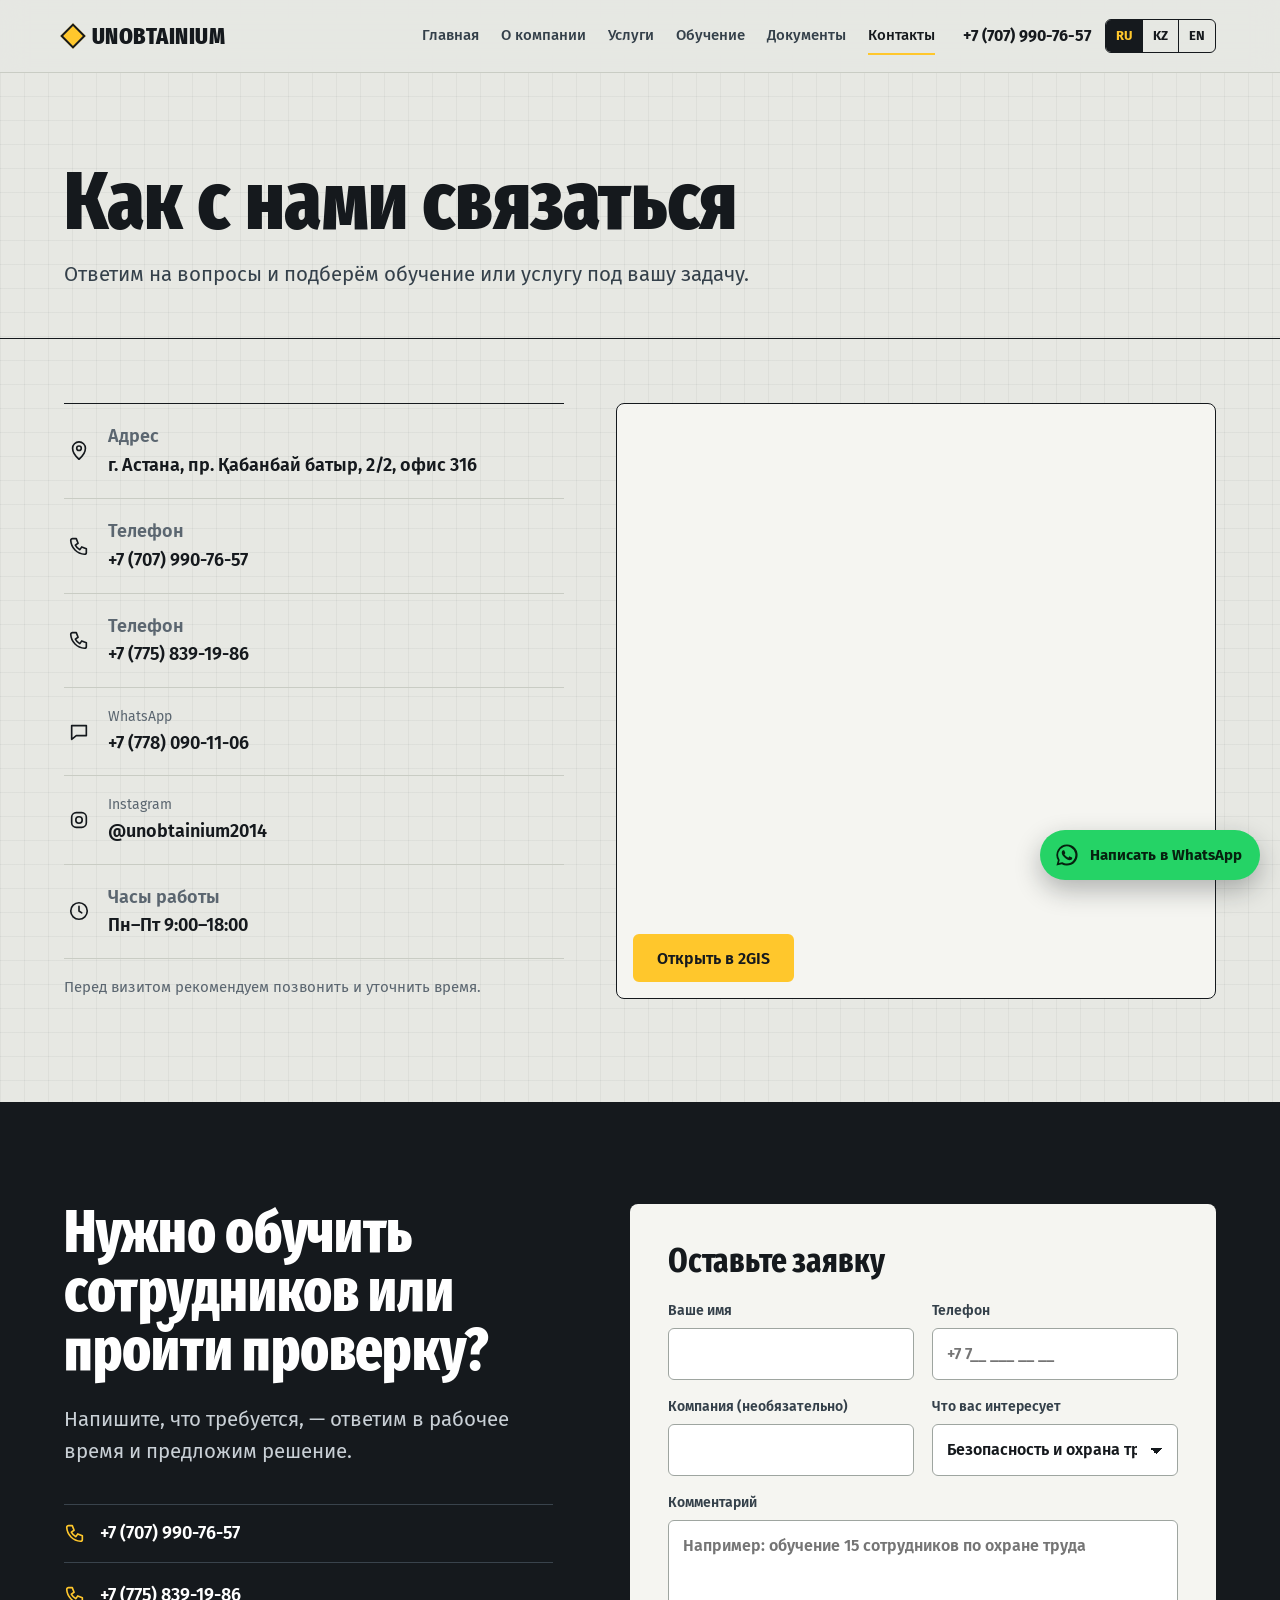
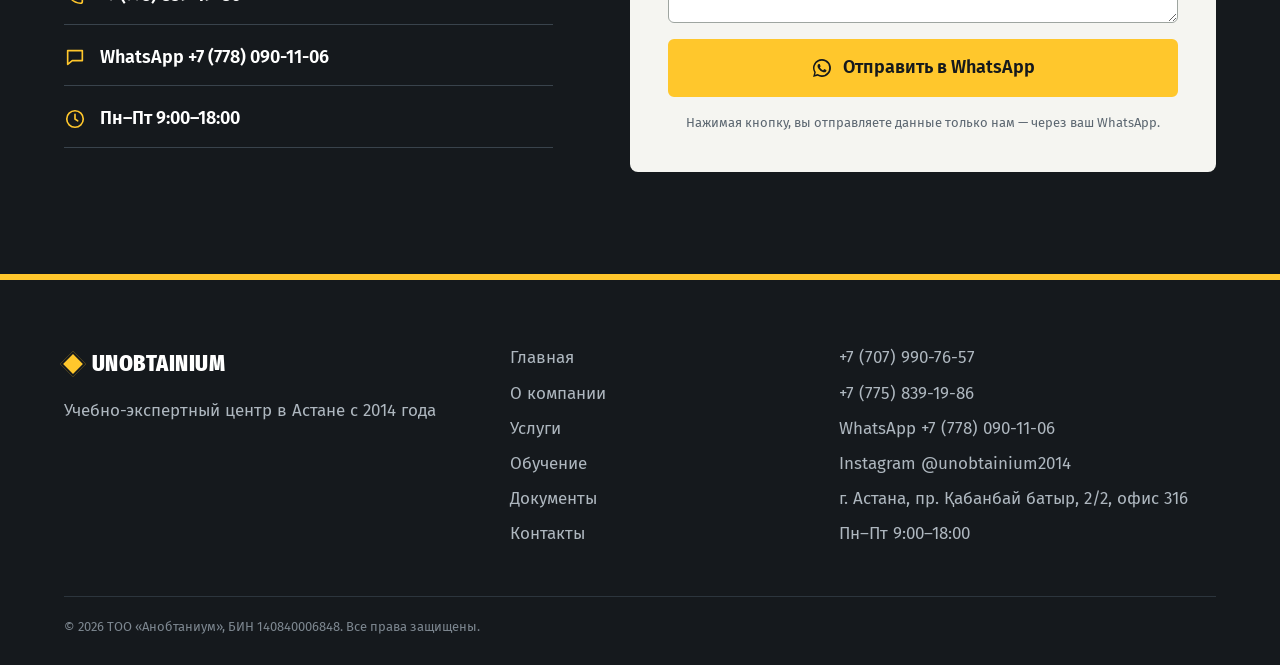
<file: contacts.html>
<!DOCTYPE html>
<html lang="ru">
<head>
  <meta charset="UTF-8">
  <meta name="viewport" content="width=device-width, initial-scale=1.0">
  <title data-i18n="t_contacts">Контакты — UNOBTAINIUM</title>
  <meta name="description" content="Ответим на вопросы и подберём обучение или услугу под вашу задачу.">
  <meta name="theme-color" content="#15191d">
  <link rel="canonical" href="https://nezerteam.github.io/unobtainium.io/contacts.html">
  <link rel="icon" href="favicon.svg" type="image/svg+xml">
  <meta property="og:type" content="website">
  <meta property="og:site_name" content="UNOBTAINIUM">
  <meta property="og:title" content="Контакты — UNOBTAINIUM">
  <meta property="og:description" content="Ответим на вопросы и подберём обучение или услугу под вашу задачу.">
  <meta property="og:url" content="https://nezerteam.github.io/unobtainium.io/contacts.html">
  <meta property="og:image" content="https://nezerteam.github.io/unobtainium.io/og-image.png">
  <meta property="og:image:width" content="1200">
  <meta property="og:image:height" content="630">
  <meta name="twitter:card" content="summary_large_image">
  <link rel="preconnect" href="https://fonts.googleapis.com">
  <link rel="preconnect" href="https://fonts.gstatic.com" crossorigin>
  <link href="https://fonts.googleapis.com/css2?family=Fira+Sans+Extra+Condensed:wght@600;700;800&family=Fira+Sans:wght@400;500;600;700&display=swap" rel="stylesheet">
  <link rel="stylesheet" href="style.css">
  <script src="script.js" defer></script>
</head>
<body data-page="contacts">
<a class="skip" href="#main">↓</a>

<header class="header">
  <div class="header-in">
    <a href="index.html" class="logo" aria-label="UNOBTAINIUM — Главная"><span class="logo-mark" aria-hidden="true"></span>UNOBTAINIUM</a>
    <nav class="nav" id="site-nav" aria-label="Main">
      <a href="index.html" data-i18n="home">Главная</a>
      <a href="about.html" data-i18n="about">О компании</a>
      <a href="services.html" data-i18n="services">Услуги</a>
      <a href="training.html" data-i18n="training">Обучение</a>
      <a href="documents.html" data-i18n="documents">Документы</a>
      <a href="contacts.html" aria-current="page" data-i18n="contacts">Контакты</a>
      <a href="contacts.html#request" class="btn btn-yellow nav-cta" data-i18n="cta_request">Оставить заявку</a>
    </nav>
    <div class="header-tools">
      <a class="header-phone" href="tel:+77079907657">+7 (707) 990-76-57</a>
      <div class="languages" role="group" aria-label="Language">
        <button class="lang-btn active" data-lang="ru" type="button">RU</button>
        <button class="lang-btn" data-lang="kz" type="button">KZ</button>
        <button class="lang-btn" data-lang="en" type="button">EN</button>
      </div>
      <button class="burger" type="button" aria-controls="site-nav" aria-expanded="false">
        <span></span><span></span><span></span><span class="sr-only" data-i18n="menu">Меню</span>
      </button>
    </div>
  </div>
</header>

<main id="main">
  <section class="page-head">
    <div class="wrap">
      <h1 data-i18n="page_contacts_title">Как с нами связаться</h1>
      <p class="lead" data-i18n="contacts_sub">Ответим на вопросы и подберём обучение или услугу под вашу задачу.</p>
    </div>
  </section>

  <section class="block block-tight">
    <div class="wrap contact-grid">
      <div class="contact-lines"><a class="contact-line" href="https://2gis.kz/astana/search/%D0%BF%D1%80%D0%BE%D1%81%D0%BF%D0%B5%D0%BA%D1%82%20%D2%9A%D0%B0%D0%B1%D0%B0%D0%BD%D0%B1%D0%B0%D0%B9%20%D0%B1%D0%B0%D1%82%D1%8B%D1%80%202%2F2" target="_blank" rel="noopener"><svg class="icon" viewBox="0 0 24 24" fill="none" stroke="currentColor" stroke-width="1.8" stroke-linecap="round" stroke-linejoin="round" aria-hidden="true"><path d="M12 21s7-6 7-12a7 7 0 0 0-14 0c0 6 7 12 7 12z"/><circle cx="12" cy="9" r="2.5"/></svg><div><small><span data-i18n="c_address">Адрес</span></small><span><span data-i18n="addr_short">г. Астана, пр. Қабанбай батыр, 2/2, офис 316</span></span></div></a><a class="contact-line" href="tel:+77079907657"><svg class="icon" viewBox="0 0 24 24" fill="none" stroke="currentColor" stroke-width="1.8" stroke-linecap="round" stroke-linejoin="round" aria-hidden="true"><path d="M5 4h4l2 5-3 2a11 11 0 0 0 5 5l2-3 5 2v4a2 2 0 0 1-2 2A16 16 0 0 1 3 6a2 2 0 0 1 2-2z"/></svg><div><small><span data-i18n="c_phone">Телефон</span></small><span>+7 (707) 990-76-57</span></div></a><a class="contact-line" href="tel:+77758391986"><svg class="icon" viewBox="0 0 24 24" fill="none" stroke="currentColor" stroke-width="1.8" stroke-linecap="round" stroke-linejoin="round" aria-hidden="true"><path d="M5 4h4l2 5-3 2a11 11 0 0 0 5 5l2-3 5 2v4a2 2 0 0 1-2 2A16 16 0 0 1 3 6a2 2 0 0 1 2-2z"/></svg><div><small><span data-i18n="c_phone">Телефон</span></small><span>+7 (775) 839-19-86</span></div></a><a class="contact-line" href="https://wa.me/77780901106" target="_blank" rel="noopener"><svg class="icon" viewBox="0 0 24 24" fill="none" stroke="currentColor" stroke-width="1.8" stroke-linecap="round" stroke-linejoin="round" aria-hidden="true"><path d="M4 5h16v11H9l-5 4z"/></svg><div><small>WhatsApp</small><span>+7 (778) 090-11-06</span></div></a><a class="contact-line" href="https://www.instagram.com/unobtainium2014/" target="_blank" rel="noopener"><svg class="icon" viewBox="0 0 24 24" fill="none" stroke="currentColor" stroke-width="1.8" stroke-linecap="round" stroke-linejoin="round" aria-hidden="true"><rect x="4" y="4" width="16" height="16" rx="5"/><circle cx="12" cy="12" r="3.5"/></svg><div><small>Instagram</small><span>@unobtainium2014</span></div></a><div class="contact-line"><svg class="icon" viewBox="0 0 24 24" fill="none" stroke="currentColor" stroke-width="1.8" stroke-linecap="round" stroke-linejoin="round" aria-hidden="true"><circle cx="12" cy="12" r="9"/><path d="M12 7v5l3 2"/></svg><div><small><span data-i18n="c_hours">Часы работы</span></small><span><span data-i18n="hours">Пн–Пт 9:00–18:00</span></span></div></div>
        <p class="note" data-i18n="c_note">Перед визитом рекомендуем позвонить и уточнить время.</p>
      </div>
      <div class="map">
        <iframe title="Map" loading="lazy" referrerpolicy="no-referrer-when-downgrade"
          src="https://www.google.com/maps?q=%D0%90%D1%81%D1%82%D0%B0%D0%BD%D0%B0,%20%D0%BF%D1%80%D0%BE%D1%81%D0%BF%D0%B5%D0%BA%D1%82%20%D0%9A%D0%B0%D0%B1%D0%B0%D0%BD%D0%B1%D0%B0%D0%B9%20%D0%B1%D0%B0%D1%82%D1%8B%D1%80%202/2&amp;z=16&amp;output=embed"></iframe>
        <a class="btn btn-yellow map-btn" href="https://2gis.kz/astana/search/%D0%BF%D1%80%D0%BE%D1%81%D0%BF%D0%B5%D0%BA%D1%82%20%D2%9A%D0%B0%D0%B1%D0%B0%D0%BD%D0%B1%D0%B0%D0%B9%20%D0%B1%D0%B0%D1%82%D1%8B%D1%80%202%2F2" target="_blank" rel="noopener" data-i18n="c_map">Открыть в 2GIS</a>
      </div>
    </div>
  </section>

  <section class="block request" id="request">
    <div class="wrap request-grid">
      <div class="request-intro">
        <h2 data-i18n="ready_title">Нужно обучить сотрудников или пройти проверку?</h2>
        <p class="lead" data-i18n="ready_text">Напишите, что требуется, — ответим в рабочее время и предложим решение.</p>
        <div class="direct">
          <a class="direct-line" href="tel:+77079907657"><svg class="icon" viewBox="0 0 24 24" fill="none" stroke="currentColor" stroke-width="1.8" stroke-linecap="round" stroke-linejoin="round" aria-hidden="true"><path d="M5 4h4l2 5-3 2a11 11 0 0 0 5 5l2-3 5 2v4a2 2 0 0 1-2 2A16 16 0 0 1 3 6a2 2 0 0 1 2-2z"/></svg><span>+7 (707) 990-76-57</span></a>
          <a class="direct-line" href="tel:+77758391986"><svg class="icon" viewBox="0 0 24 24" fill="none" stroke="currentColor" stroke-width="1.8" stroke-linecap="round" stroke-linejoin="round" aria-hidden="true"><path d="M5 4h4l2 5-3 2a11 11 0 0 0 5 5l2-3 5 2v4a2 2 0 0 1-2 2A16 16 0 0 1 3 6a2 2 0 0 1 2-2z"/></svg><span>+7 (775) 839-19-86</span></a>
          <a class="direct-line" href="https://wa.me/77780901106" target="_blank" rel="noopener"><svg class="icon" viewBox="0 0 24 24" fill="none" stroke="currentColor" stroke-width="1.8" stroke-linecap="round" stroke-linejoin="round" aria-hidden="true"><path d="M4 5h16v11H9l-5 4z"/></svg><span>WhatsApp +7 (778) 090-11-06</span></a>
          <span class="direct-line"><svg class="icon" viewBox="0 0 24 24" fill="none" stroke="currentColor" stroke-width="1.8" stroke-linecap="round" stroke-linejoin="round" aria-hidden="true"><circle cx="12" cy="12" r="9"/><path d="M12 7v5l3 2"/></svg><span data-i18n="hours">Пн–Пт 9:00–18:00</span></span>
        </div>
      </div>
      <form class="request-form" id="request-form" novalidate data-wa="https://wa.me/77780901106">
        <h3 class="form-title" data-i18n="form_title">Оставьте заявку</h3>
        <label><span data-i18n="f_name">Ваше имя</span><input name="name" type="text" autocomplete="name" required></label>
        <label><span data-i18n="f_phone">Телефон</span><input name="phone" type="tel" autocomplete="tel" placeholder="+7 7__ ___ __ __" required></label>
        <label><span data-i18n="f_company">Компания (необязательно)</span><input name="company" type="text" autocomplete="organization"></label>
        <label><span data-i18n="f_service">Что вас интересует</span>
          <select name="service">
            <option value="srv_ot" data-i18n="srv_ot">Безопасность и охрана труда</option>
            <option value="srv_fire" data-i18n="srv_fire">Пожарно-технический минимум</option>
            <option value="srv_prom" data-i18n="srv_prom">Промышленная безопасность</option>
            <option value="srv_attest" data-i18n="srv_attest">Аттестация рабочих мест</option>
            <option value="srv_audit" data-i18n="srv_audit">Строительный и энергетический аудит</option>
            <option value="srv_docs" data-i18n="srv_docs">Паспорта оборудования и ПЛА</option>
            <option value="srv_trades" data-i18n="srv_trades">Рабочие специальности</option>
            <option value="opt_other" data-i18n="opt_other">Другое</option>
          </select>
        </label>
        <label class="wide"><span data-i18n="f_comment">Комментарий</span>
          <textarea name="comment" rows="3" data-i18n-ph="f_comment_ph" placeholder="Например: обучение 15 сотрудников по охране труда"></textarea>
        </label>
        <p class="form-error wide" role="alert" hidden data-i18n="f_required">Укажите имя и телефон</p>
        <button class="btn btn-yellow btn-big wide" type="submit"><svg class="wa-icon" viewBox="0 0 32 32" aria-hidden="true"><path fill="currentColor" d="M16 3a13 13 0 0 0-11.2 19.6L3 29l6.6-1.7A13 13 0 1 0 16 3zm0 23.6c-2 0-4-.5-5.7-1.6l-.4-.2-3.9 1 1-3.8-.3-.4A10.6 10.6 0 1 1 16 26.6zm5.8-7.9c-.3-.2-1.9-.9-2.2-1-.3-.1-.5-.2-.7.2l-1 1.2c-.2.2-.4.2-.7.1a8.7 8.7 0 0 1-4.3-3.8c-.3-.6.3-.5.9-1.7.1-.2 0-.4 0-.6l-1-2.4c-.3-.6-.5-.5-.7-.5h-.6a1.2 1.2 0 0 0-.9.4 3.7 3.7 0 0 0-1.1 2.7 6.4 6.4 0 0 0 1.3 3.4c.2.2 2.2 3.4 5.4 4.8 2 .9 2.8.9 3.8.8.6-.1 1.9-.8 2.2-1.5.3-.7.3-1.4.2-1.5l-.6-.6z"/></svg><span data-i18n="f_send">Отправить в WhatsApp</span></button>
        <p class="form-note wide" data-i18n="f_privacy">Нажимая кнопку, вы отправляете данные только нам — через ваш WhatsApp.</p>
      </form>
    </div>
  </section>
</main>

<footer class="footer">
  <div class="wrap footer-grid">
    <div class="footer-brand">
      <a href="index.html" class="logo logo-light"><span class="logo-mark" aria-hidden="true"></span>UNOBTAINIUM</a>
      <p data-i18n="footer_about">Учебно-экспертный центр в Астане с 2014 года</p>
    </div>
    <nav class="footer-links" aria-label="Footer"><a href="index.html" data-i18n="home">Главная</a><a href="about.html" data-i18n="about">О компании</a><a href="services.html" data-i18n="services">Услуги</a><a href="training.html" data-i18n="training">Обучение</a><a href="documents.html" data-i18n="documents">Документы</a><a href="contacts.html" data-i18n="contacts">Контакты</a></nav>
    <div class="footer-links">
      <a href="tel:+77079907657">+7 (707) 990-76-57</a>
      <a href="tel:+77758391986">+7 (775) 839-19-86</a>
      <a href="https://wa.me/77780901106" target="_blank" rel="noopener">WhatsApp +7 (778) 090-11-06</a>
      <a href="https://www.instagram.com/unobtainium2014/" target="_blank" rel="noopener">Instagram @unobtainium2014</a>
      <a href="https://2gis.kz/astana/search/%D0%BF%D1%80%D0%BE%D1%81%D0%BF%D0%B5%D0%BA%D1%82%20%D2%9A%D0%B0%D0%B1%D0%B0%D0%BD%D0%B1%D0%B0%D0%B9%20%D0%B1%D0%B0%D1%82%D1%8B%D1%80%202%2F2" target="_blank" rel="noopener" data-i18n="addr_short">г. Астана, пр. Қабанбай батыр, 2/2, офис 316</a>
      <span data-i18n="hours">Пн–Пт 9:00–18:00</span>
    </div>
  </div>
  <div class="wrap footer-legal">© <span id="year">2026</span> <span data-i18n="legal_name">ТОО «Анобтаниум», БИН 140840006848.</span> <span data-i18n="rights">Все права защищены.</span></div>
</footer>

<a class="wa-float" href="https://wa.me/77780901106" target="_blank" rel="noopener" aria-label="WhatsApp"><svg class="wa-icon" viewBox="0 0 32 32" aria-hidden="true"><path fill="currentColor" d="M16 3a13 13 0 0 0-11.2 19.6L3 29l6.6-1.7A13 13 0 1 0 16 3zm0 23.6c-2 0-4-.5-5.7-1.6l-.4-.2-3.9 1 1-3.8-.3-.4A10.6 10.6 0 1 1 16 26.6zm5.8-7.9c-.3-.2-1.9-.9-2.2-1-.3-.1-.5-.2-.7.2l-1 1.2c-.2.2-.4.2-.7.1a8.7 8.7 0 0 1-4.3-3.8c-.3-.6.3-.5.9-1.7.1-.2 0-.4 0-.6l-1-2.4c-.3-.6-.5-.5-.7-.5h-.6a1.2 1.2 0 0 0-.9.4 3.7 3.7 0 0 0-1.1 2.7 6.4 6.4 0 0 0 1.3 3.4c.2.2 2.2 3.4 5.4 4.8 2 .9 2.8.9 3.8.8.6-.1 1.9-.8 2.2-1.5.3-.7.3-1.4.2-1.5l-.6-.6z"/></svg><span data-i18n="wa_float">Написать в WhatsApp</span></a>
</body>
</html>
</file>
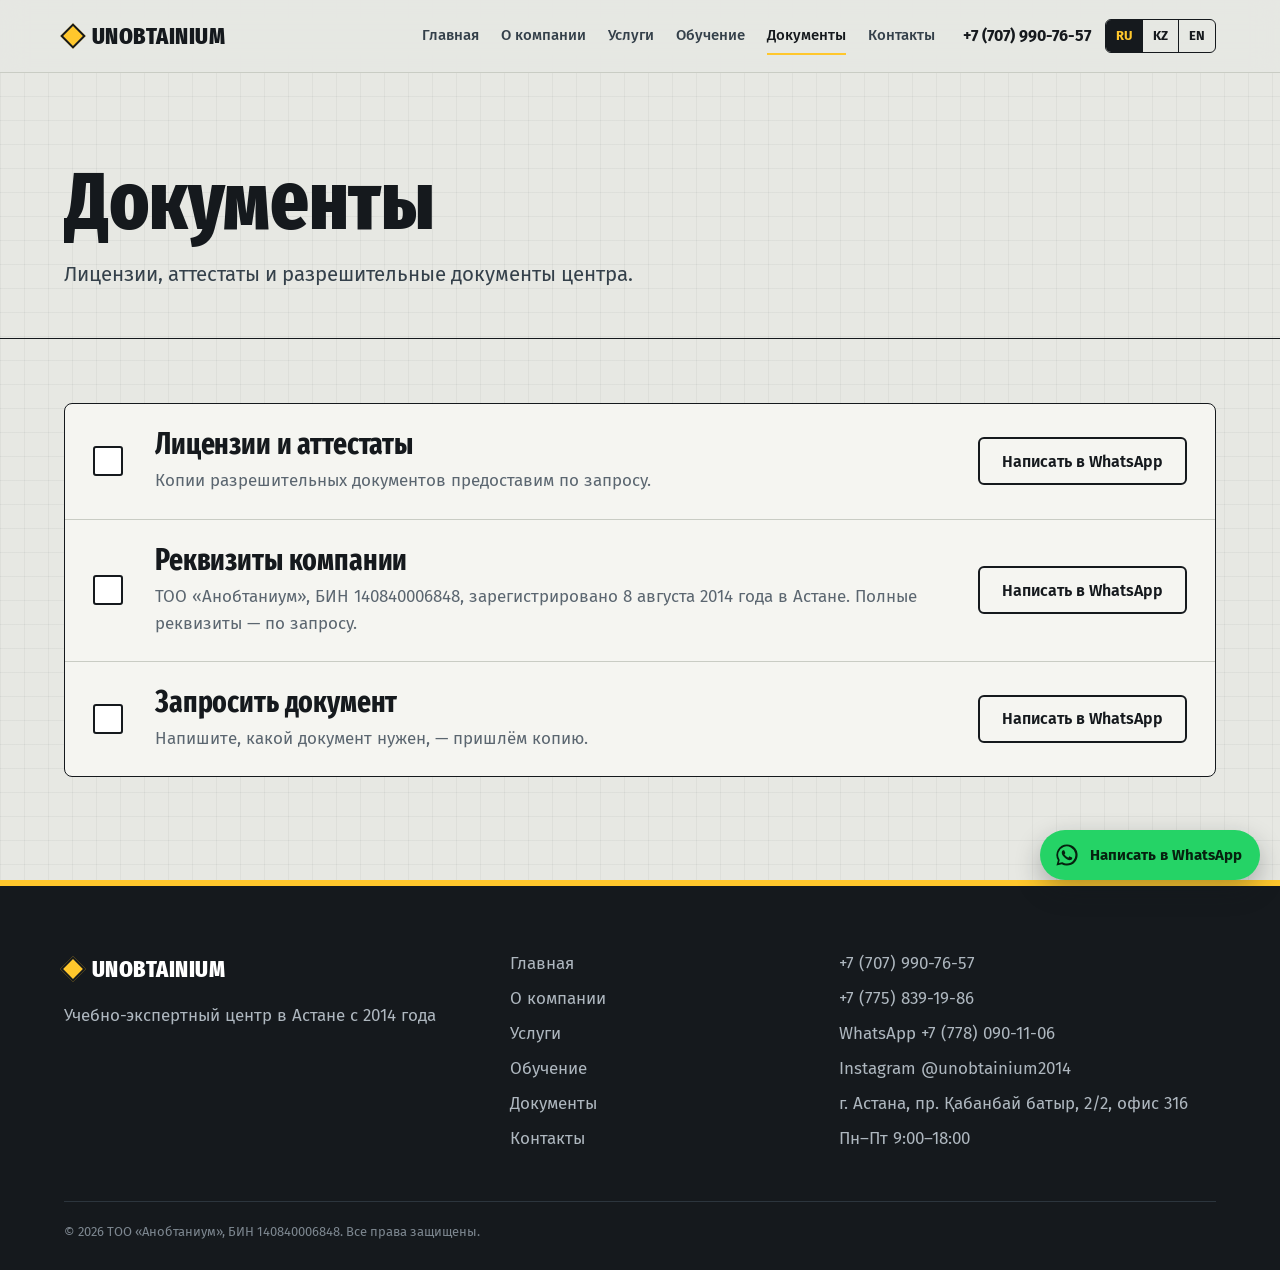
<file: documents.html>
<!DOCTYPE html>
<html lang="ru">
<head>
  <meta charset="UTF-8">
  <meta name="viewport" content="width=device-width, initial-scale=1.0">
  <title data-i18n="t_documents">Документы — UNOBTAINIUM</title>
  <meta name="description" content="Лицензии, аттестаты и разрешительные документы центра.">
  <meta name="theme-color" content="#15191d">
  <link rel="canonical" href="https://nezerteam.github.io/unobtainium.io/documents.html">
  <link rel="icon" href="favicon.svg" type="image/svg+xml">
  <meta property="og:type" content="website">
  <meta property="og:site_name" content="UNOBTAINIUM">
  <meta property="og:title" content="Документы — UNOBTAINIUM">
  <meta property="og:description" content="Лицензии, аттестаты и разрешительные документы центра.">
  <meta property="og:url" content="https://nezerteam.github.io/unobtainium.io/documents.html">
  <meta property="og:image" content="https://nezerteam.github.io/unobtainium.io/og-image.png">
  <meta property="og:image:width" content="1200">
  <meta property="og:image:height" content="630">
  <meta name="twitter:card" content="summary_large_image">
  <link rel="preconnect" href="https://fonts.googleapis.com">
  <link rel="preconnect" href="https://fonts.gstatic.com" crossorigin>
  <link href="https://fonts.googleapis.com/css2?family=Fira+Sans+Extra+Condensed:wght@600;700;800&family=Fira+Sans:wght@400;500;600;700&display=swap" rel="stylesheet">
  <link rel="stylesheet" href="style.css">
  <script src="script.js" defer></script>
</head>
<body data-page="documents">
<a class="skip" href="#main">↓</a>

<header class="header">
  <div class="header-in">
    <a href="index.html" class="logo" aria-label="UNOBTAINIUM — Главная"><span class="logo-mark" aria-hidden="true"></span>UNOBTAINIUM</a>
    <nav class="nav" id="site-nav" aria-label="Main">
      <a href="index.html" data-i18n="home">Главная</a>
      <a href="about.html" data-i18n="about">О компании</a>
      <a href="services.html" data-i18n="services">Услуги</a>
      <a href="training.html" data-i18n="training">Обучение</a>
      <a href="documents.html" aria-current="page" data-i18n="documents">Документы</a>
      <a href="contacts.html" data-i18n="contacts">Контакты</a>
      <a href="contacts.html#request" class="btn btn-yellow nav-cta" data-i18n="cta_request">Оставить заявку</a>
    </nav>
    <div class="header-tools">
      <a class="header-phone" href="tel:+77079907657">+7 (707) 990-76-57</a>
      <div class="languages" role="group" aria-label="Language">
        <button class="lang-btn active" data-lang="ru" type="button">RU</button>
        <button class="lang-btn" data-lang="kz" type="button">KZ</button>
        <button class="lang-btn" data-lang="en" type="button">EN</button>
      </div>
      <button class="burger" type="button" aria-controls="site-nav" aria-expanded="false">
        <span></span><span></span><span></span><span class="sr-only" data-i18n="menu">Меню</span>
      </button>
    </div>
  </div>
</header>

<main id="main">
  <section class="page-head">
    <div class="wrap">
      <h1 data-i18n="documents">Документы</h1>
      <p class="lead" data-i18n="documents_sub">Лицензии, аттестаты и разрешительные документы центра.</p>
    </div>
  </section>

  <section class="block block-tight">
    <div class="wrap"><ul class="checklist">
        <li class="check-row">
          <span class="check-box" aria-hidden="true"><svg class="check-tick" viewBox="0 0 24 24" fill="none" stroke="currentColor" stroke-width="1.8" stroke-linecap="round" stroke-linejoin="round" aria-hidden="true"><path d="M5 12.5l4.5 4.5L19 7.5"/></svg></span>
          <div class="check-text"><h3 data-i18n="doc_lic">Лицензии и аттестаты</h3><p data-i18n="doc_lic_text">Копии разрешительных документов предоставим по запросу.</p></div>
          <a class="btn btn-line" href="https://wa.me/77780901106" target="_blank" rel="noopener" data-i18n="doc_ask_btn">Написать в WhatsApp</a>
        </li>
        <li class="check-row">
          <span class="check-box" aria-hidden="true"><svg class="check-tick" viewBox="0 0 24 24" fill="none" stroke="currentColor" stroke-width="1.8" stroke-linecap="round" stroke-linejoin="round" aria-hidden="true"><path d="M5 12.5l4.5 4.5L19 7.5"/></svg></span>
          <div class="check-text"><h3 data-i18n="doc_req">Реквизиты компании</h3><p data-i18n="doc_req_text">ТОО «Анобтаниум», БИН 140840006848, зарегистрировано 8 августа 2014 года в Астане. Полные реквизиты — по запросу.</p></div>
          <a class="btn btn-line" href="https://wa.me/77780901106" target="_blank" rel="noopener" data-i18n="doc_ask_btn">Написать в WhatsApp</a>
        </li>
        <li class="check-row">
          <span class="check-box" aria-hidden="true"><svg class="check-tick" viewBox="0 0 24 24" fill="none" stroke="currentColor" stroke-width="1.8" stroke-linecap="round" stroke-linejoin="round" aria-hidden="true"><path d="M5 12.5l4.5 4.5L19 7.5"/></svg></span>
          <div class="check-text"><h3 data-i18n="doc_ask">Запросить документ</h3><p data-i18n="doc_ask_text">Напишите, какой документ нужен, — пришлём копию.</p></div>
          <a class="btn btn-line" href="https://wa.me/77780901106" target="_blank" rel="noopener" data-i18n="doc_ask_btn">Написать в WhatsApp</a>
        </li>
    </ul></div>
  </section>
</main>

<footer class="footer">
  <div class="wrap footer-grid">
    <div class="footer-brand">
      <a href="index.html" class="logo logo-light"><span class="logo-mark" aria-hidden="true"></span>UNOBTAINIUM</a>
      <p data-i18n="footer_about">Учебно-экспертный центр в Астане с 2014 года</p>
    </div>
    <nav class="footer-links" aria-label="Footer"><a href="index.html" data-i18n="home">Главная</a><a href="about.html" data-i18n="about">О компании</a><a href="services.html" data-i18n="services">Услуги</a><a href="training.html" data-i18n="training">Обучение</a><a href="documents.html" data-i18n="documents">Документы</a><a href="contacts.html" data-i18n="contacts">Контакты</a></nav>
    <div class="footer-links">
      <a href="tel:+77079907657">+7 (707) 990-76-57</a>
      <a href="tel:+77758391986">+7 (775) 839-19-86</a>
      <a href="https://wa.me/77780901106" target="_blank" rel="noopener">WhatsApp +7 (778) 090-11-06</a>
      <a href="https://www.instagram.com/unobtainium2014/" target="_blank" rel="noopener">Instagram @unobtainium2014</a>
      <a href="https://2gis.kz/astana/search/%D0%BF%D1%80%D0%BE%D1%81%D0%BF%D0%B5%D0%BA%D1%82%20%D2%9A%D0%B0%D0%B1%D0%B0%D0%BD%D0%B1%D0%B0%D0%B9%20%D0%B1%D0%B0%D1%82%D1%8B%D1%80%202%2F2" target="_blank" rel="noopener" data-i18n="addr_short">г. Астана, пр. Қабанбай батыр, 2/2, офис 316</a>
      <span data-i18n="hours">Пн–Пт 9:00–18:00</span>
    </div>
  </div>
  <div class="wrap footer-legal">© <span id="year">2026</span> <span data-i18n="legal_name">ТОО «Анобтаниум», БИН 140840006848.</span> <span data-i18n="rights">Все права защищены.</span></div>
</footer>

<a class="wa-float" href="https://wa.me/77780901106" target="_blank" rel="noopener" aria-label="WhatsApp"><svg class="wa-icon" viewBox="0 0 32 32" aria-hidden="true"><path fill="currentColor" d="M16 3a13 13 0 0 0-11.2 19.6L3 29l6.6-1.7A13 13 0 1 0 16 3zm0 23.6c-2 0-4-.5-5.7-1.6l-.4-.2-3.9 1 1-3.8-.3-.4A10.6 10.6 0 1 1 16 26.6zm5.8-7.9c-.3-.2-1.9-.9-2.2-1-.3-.1-.5-.2-.7.2l-1 1.2c-.2.2-.4.2-.7.1a8.7 8.7 0 0 1-4.3-3.8c-.3-.6.3-.5.9-1.7.1-.2 0-.4 0-.6l-1-2.4c-.3-.6-.5-.5-.7-.5h-.6a1.2 1.2 0 0 0-.9.4 3.7 3.7 0 0 0-1.1 2.7 6.4 6.4 0 0 0 1.3 3.4c.2.2 2.2 3.4 5.4 4.8 2 .9 2.8.9 3.8.8.6-.1 1.9-.8 2.2-1.5.3-.7.3-1.4.2-1.5l-.6-.6z"/></svg><span data-i18n="wa_float">Написать в WhatsApp</span></a>
</body>
</html>
</file>
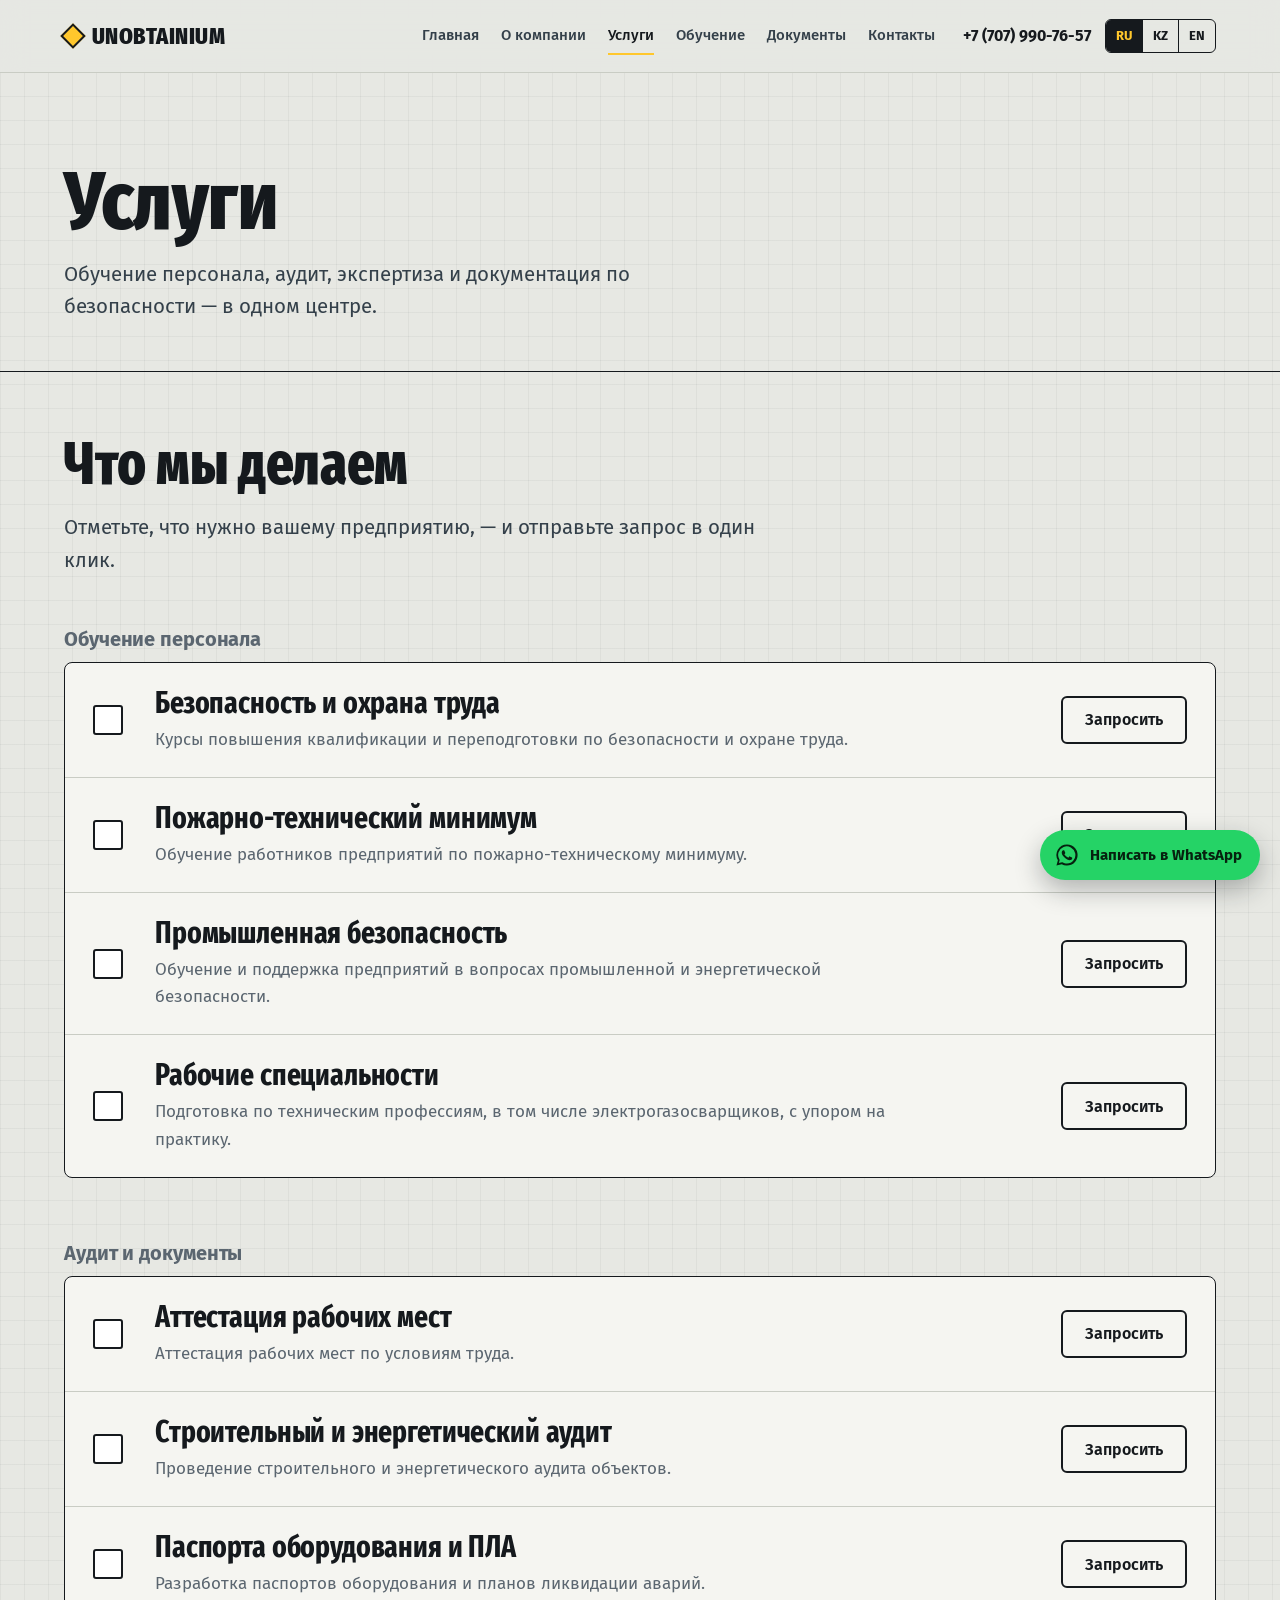
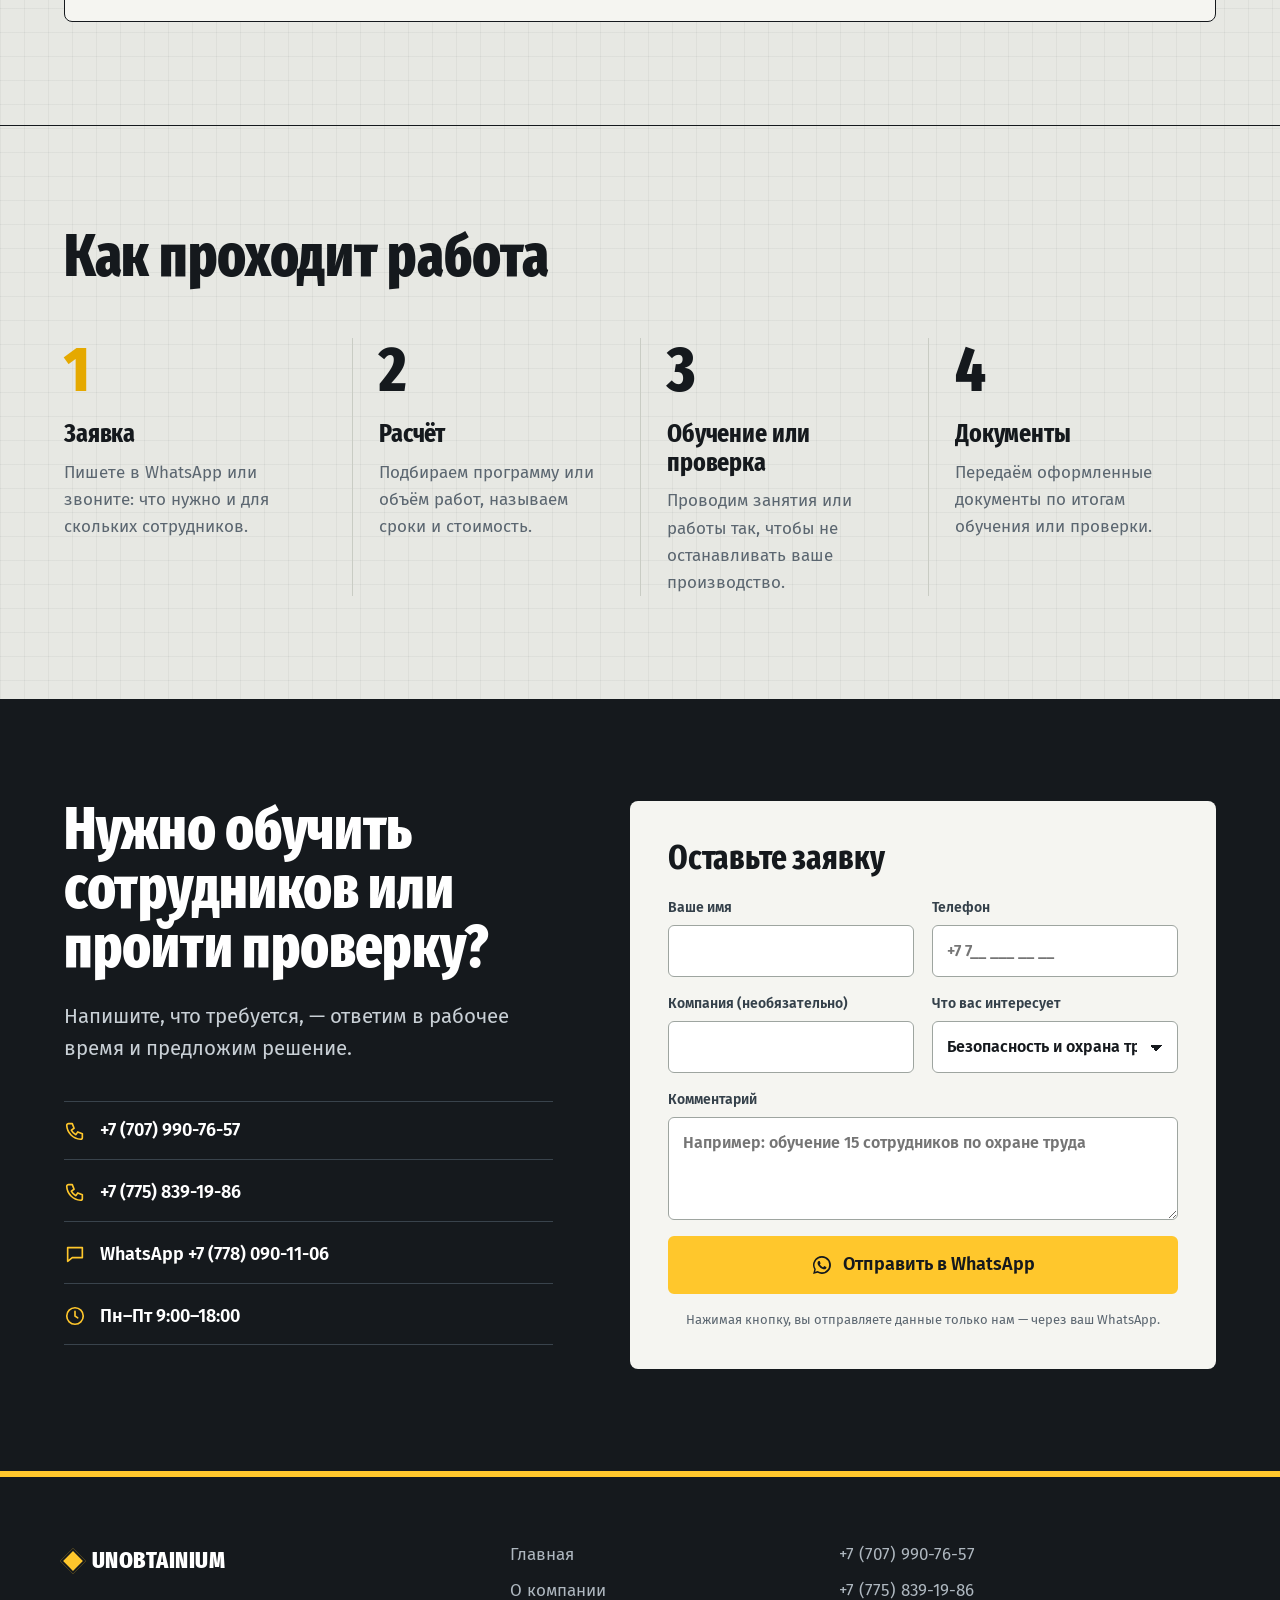
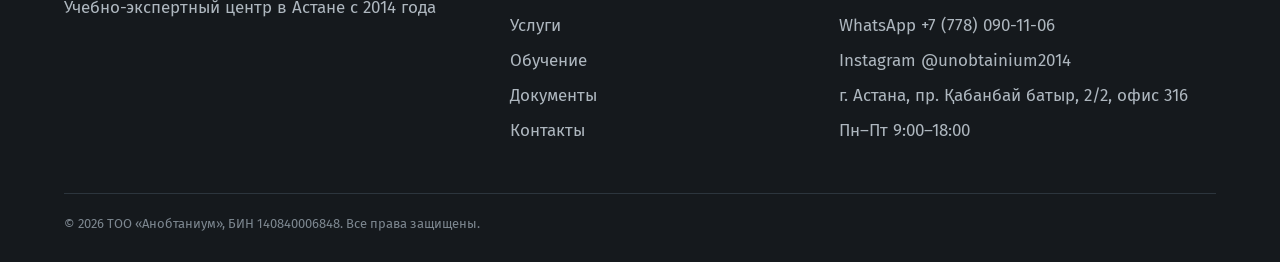
<file: services.html>
<!DOCTYPE html>
<html lang="ru">
<head>
  <meta charset="UTF-8">
  <meta name="viewport" content="width=device-width, initial-scale=1.0">
  <title data-i18n="t_services">Услуги — UNOBTAINIUM</title>
  <meta name="description" content="Обучение персонала, аудит, экспертиза и документация по безопасности — в одном центре.">
  <meta name="theme-color" content="#15191d">
  <link rel="canonical" href="https://nezerteam.github.io/unobtainium.io/services.html">
  <link rel="icon" href="favicon.svg" type="image/svg+xml">
  <meta property="og:type" content="website">
  <meta property="og:site_name" content="UNOBTAINIUM">
  <meta property="og:title" content="Услуги — UNOBTAINIUM">
  <meta property="og:description" content="Обучение персонала, аудит, экспертиза и документация по безопасности — в одном центре.">
  <meta property="og:url" content="https://nezerteam.github.io/unobtainium.io/services.html">
  <meta property="og:image" content="https://nezerteam.github.io/unobtainium.io/og-image.png">
  <meta property="og:image:width" content="1200">
  <meta property="og:image:height" content="630">
  <meta name="twitter:card" content="summary_large_image">
  <link rel="preconnect" href="https://fonts.googleapis.com">
  <link rel="preconnect" href="https://fonts.gstatic.com" crossorigin>
  <link href="https://fonts.googleapis.com/css2?family=Fira+Sans+Extra+Condensed:wght@600;700;800&family=Fira+Sans:wght@400;500;600;700&display=swap" rel="stylesheet">
  <link rel="stylesheet" href="style.css">
  <script src="script.js" defer></script>
</head>
<body data-page="services">
<a class="skip" href="#main">↓</a>

<header class="header">
  <div class="header-in">
    <a href="index.html" class="logo" aria-label="UNOBTAINIUM — Главная"><span class="logo-mark" aria-hidden="true"></span>UNOBTAINIUM</a>
    <nav class="nav" id="site-nav" aria-label="Main">
      <a href="index.html" data-i18n="home">Главная</a>
      <a href="about.html" data-i18n="about">О компании</a>
      <a href="services.html" aria-current="page" data-i18n="services">Услуги</a>
      <a href="training.html" data-i18n="training">Обучение</a>
      <a href="documents.html" data-i18n="documents">Документы</a>
      <a href="contacts.html" data-i18n="contacts">Контакты</a>
      <a href="contacts.html#request" class="btn btn-yellow nav-cta" data-i18n="cta_request">Оставить заявку</a>
    </nav>
    <div class="header-tools">
      <a class="header-phone" href="tel:+77079907657">+7 (707) 990-76-57</a>
      <div class="languages" role="group" aria-label="Language">
        <button class="lang-btn active" data-lang="ru" type="button">RU</button>
        <button class="lang-btn" data-lang="kz" type="button">KZ</button>
        <button class="lang-btn" data-lang="en" type="button">EN</button>
      </div>
      <button class="burger" type="button" aria-controls="site-nav" aria-expanded="false">
        <span></span><span></span><span></span><span class="sr-only" data-i18n="menu">Меню</span>
      </button>
    </div>
  </div>
</header>

<main id="main">
  <section class="page-head">
    <div class="wrap">
      <h1 data-i18n="services">Услуги</h1>
      <p class="lead" data-i18n="services_sub">Обучение персонала, аудит, экспертиза и документация по безопасности — в одном центре.</p>
    </div>
  </section>

  <section class="block block-tight" id="services">
    <div class="wrap">
      <div class="block-head">
        <h2 data-i18n="svc_title">Что мы делаем</h2>
        <p class="lead" data-i18n="svc_lead">Отметьте, что нужно вашему предприятию, — и отправьте запрос в один клик.</p>
      </div>
      <div class="check-groups">
        <div class="check-group">
          <h3 class="group-title" data-i18n="grp_training">Обучение персонала</h3>
          <ul class="checklist">
        <li class="check-row">
          <span class="check-box" aria-hidden="true"><svg class="check-tick" viewBox="0 0 24 24" fill="none" stroke="currentColor" stroke-width="1.8" stroke-linecap="round" stroke-linejoin="round" aria-hidden="true"><path d="M5 12.5l4.5 4.5L19 7.5"/></svg></span>
          <div class="check-text"><h3 data-i18n="srv_ot">Безопасность и охрана труда</h3><p data-i18n="srv_ot_text">Курсы повышения квалификации и переподготовки по безопасности и охране труда.</p></div>
          <a class="btn btn-line" href="contacts.html?service=srv_ot#request" data-i18n="ask_service">Запросить</a>
        </li>
        <li class="check-row">
          <span class="check-box" aria-hidden="true"><svg class="check-tick" viewBox="0 0 24 24" fill="none" stroke="currentColor" stroke-width="1.8" stroke-linecap="round" stroke-linejoin="round" aria-hidden="true"><path d="M5 12.5l4.5 4.5L19 7.5"/></svg></span>
          <div class="check-text"><h3 data-i18n="srv_fire">Пожарно-технический минимум</h3><p data-i18n="srv_fire_text">Обучение работников предприятий по пожарно-техническому минимуму.</p></div>
          <a class="btn btn-line" href="contacts.html?service=srv_fire#request" data-i18n="ask_service">Запросить</a>
        </li>
        <li class="check-row">
          <span class="check-box" aria-hidden="true"><svg class="check-tick" viewBox="0 0 24 24" fill="none" stroke="currentColor" stroke-width="1.8" stroke-linecap="round" stroke-linejoin="round" aria-hidden="true"><path d="M5 12.5l4.5 4.5L19 7.5"/></svg></span>
          <div class="check-text"><h3 data-i18n="srv_prom">Промышленная безопасность</h3><p data-i18n="srv_prom_text">Обучение и поддержка предприятий в вопросах промышленной и энергетической безопасности.</p></div>
          <a class="btn btn-line" href="contacts.html?service=srv_prom#request" data-i18n="ask_service">Запросить</a>
        </li>
        <li class="check-row">
          <span class="check-box" aria-hidden="true"><svg class="check-tick" viewBox="0 0 24 24" fill="none" stroke="currentColor" stroke-width="1.8" stroke-linecap="round" stroke-linejoin="round" aria-hidden="true"><path d="M5 12.5l4.5 4.5L19 7.5"/></svg></span>
          <div class="check-text"><h3 data-i18n="srv_trades">Рабочие специальности</h3><p data-i18n="srv_trades_text">Подготовка по техническим профессиям, в том числе электрогазосварщиков, с упором на практику.</p></div>
          <a class="btn btn-line" href="contacts.html?service=srv_trades#request" data-i18n="ask_service">Запросить</a>
        </li>
          </ul>
        </div>
        <div class="check-group">
          <h3 class="group-title" data-i18n="grp_audit">Аудит и документы</h3>
          <ul class="checklist">
        <li class="check-row">
          <span class="check-box" aria-hidden="true"><svg class="check-tick" viewBox="0 0 24 24" fill="none" stroke="currentColor" stroke-width="1.8" stroke-linecap="round" stroke-linejoin="round" aria-hidden="true"><path d="M5 12.5l4.5 4.5L19 7.5"/></svg></span>
          <div class="check-text"><h3 data-i18n="srv_attest">Аттестация рабочих мест</h3><p data-i18n="srv_attest_text">Аттестация рабочих мест по условиям труда.</p></div>
          <a class="btn btn-line" href="contacts.html?service=srv_attest#request" data-i18n="ask_service">Запросить</a>
        </li>
        <li class="check-row">
          <span class="check-box" aria-hidden="true"><svg class="check-tick" viewBox="0 0 24 24" fill="none" stroke="currentColor" stroke-width="1.8" stroke-linecap="round" stroke-linejoin="round" aria-hidden="true"><path d="M5 12.5l4.5 4.5L19 7.5"/></svg></span>
          <div class="check-text"><h3 data-i18n="srv_audit">Строительный и энергетический аудит</h3><p data-i18n="srv_audit_text">Проведение строительного и энергетического аудита объектов.</p></div>
          <a class="btn btn-line" href="contacts.html?service=srv_audit#request" data-i18n="ask_service">Запросить</a>
        </li>
        <li class="check-row">
          <span class="check-box" aria-hidden="true"><svg class="check-tick" viewBox="0 0 24 24" fill="none" stroke="currentColor" stroke-width="1.8" stroke-linecap="round" stroke-linejoin="round" aria-hidden="true"><path d="M5 12.5l4.5 4.5L19 7.5"/></svg></span>
          <div class="check-text"><h3 data-i18n="srv_docs">Паспорта оборудования и ПЛА</h3><p data-i18n="srv_docs_text">Разработка паспортов оборудования и планов ликвидации аварий.</p></div>
          <a class="btn btn-line" href="contacts.html?service=srv_docs#request" data-i18n="ask_service">Запросить</a>
        </li>
          </ul>
        </div>
      </div>
    </div>
  </section>

  <section class="block block-steps">
    <div class="wrap">
      <div class="block-head"><h2 data-i18n="how_title">Как проходит работа</h2></div>
      <ol class="steps">
        <li class="step"><span class="step-n" aria-hidden="true">1</span><h3 data-i18n="how1">Заявка</h3><p data-i18n="how1_text">Пишете в WhatsApp или звоните: что нужно и для скольких сотрудников.</p></li>
        <li class="step"><span class="step-n" aria-hidden="true">2</span><h3 data-i18n="how2">Расчёт</h3><p data-i18n="how2_text">Подбираем программу или объём работ, называем сроки и стоимость.</p></li>
        <li class="step"><span class="step-n" aria-hidden="true">3</span><h3 data-i18n="how3">Обучение или проверка</h3><p data-i18n="how3_text">Проводим занятия или работы так, чтобы не останавливать ваше производство.</p></li>
        <li class="step"><span class="step-n" aria-hidden="true">4</span><h3 data-i18n="how4">Документы</h3><p data-i18n="how4_text">Передаём оформленные документы по итогам обучения или проверки.</p></li>
      </ol>
    </div>
  </section>

  <section class="block request" id="request">
    <div class="wrap request-grid">
      <div class="request-intro">
        <h2 data-i18n="ready_title">Нужно обучить сотрудников или пройти проверку?</h2>
        <p class="lead" data-i18n="ready_text">Напишите, что требуется, — ответим в рабочее время и предложим решение.</p>
        <div class="direct">
          <a class="direct-line" href="tel:+77079907657"><svg class="icon" viewBox="0 0 24 24" fill="none" stroke="currentColor" stroke-width="1.8" stroke-linecap="round" stroke-linejoin="round" aria-hidden="true"><path d="M5 4h4l2 5-3 2a11 11 0 0 0 5 5l2-3 5 2v4a2 2 0 0 1-2 2A16 16 0 0 1 3 6a2 2 0 0 1 2-2z"/></svg><span>+7 (707) 990-76-57</span></a>
          <a class="direct-line" href="tel:+77758391986"><svg class="icon" viewBox="0 0 24 24" fill="none" stroke="currentColor" stroke-width="1.8" stroke-linecap="round" stroke-linejoin="round" aria-hidden="true"><path d="M5 4h4l2 5-3 2a11 11 0 0 0 5 5l2-3 5 2v4a2 2 0 0 1-2 2A16 16 0 0 1 3 6a2 2 0 0 1 2-2z"/></svg><span>+7 (775) 839-19-86</span></a>
          <a class="direct-line" href="https://wa.me/77780901106" target="_blank" rel="noopener"><svg class="icon" viewBox="0 0 24 24" fill="none" stroke="currentColor" stroke-width="1.8" stroke-linecap="round" stroke-linejoin="round" aria-hidden="true"><path d="M4 5h16v11H9l-5 4z"/></svg><span>WhatsApp +7 (778) 090-11-06</span></a>
          <span class="direct-line"><svg class="icon" viewBox="0 0 24 24" fill="none" stroke="currentColor" stroke-width="1.8" stroke-linecap="round" stroke-linejoin="round" aria-hidden="true"><circle cx="12" cy="12" r="9"/><path d="M12 7v5l3 2"/></svg><span data-i18n="hours">Пн–Пт 9:00–18:00</span></span>
        </div>
      </div>
      <form class="request-form" id="request-form" novalidate data-wa="https://wa.me/77780901106">
        <h3 class="form-title" data-i18n="form_title">Оставьте заявку</h3>
        <label><span data-i18n="f_name">Ваше имя</span><input name="name" type="text" autocomplete="name" required></label>
        <label><span data-i18n="f_phone">Телефон</span><input name="phone" type="tel" autocomplete="tel" placeholder="+7 7__ ___ __ __" required></label>
        <label><span data-i18n="f_company">Компания (необязательно)</span><input name="company" type="text" autocomplete="organization"></label>
        <label><span data-i18n="f_service">Что вас интересует</span>
          <select name="service">
            <option value="srv_ot" data-i18n="srv_ot">Безопасность и охрана труда</option>
            <option value="srv_fire" data-i18n="srv_fire">Пожарно-технический минимум</option>
            <option value="srv_prom" data-i18n="srv_prom">Промышленная безопасность</option>
            <option value="srv_attest" data-i18n="srv_attest">Аттестация рабочих мест</option>
            <option value="srv_audit" data-i18n="srv_audit">Строительный и энергетический аудит</option>
            <option value="srv_docs" data-i18n="srv_docs">Паспорта оборудования и ПЛА</option>
            <option value="srv_trades" data-i18n="srv_trades">Рабочие специальности</option>
            <option value="opt_other" data-i18n="opt_other">Другое</option>
          </select>
        </label>
        <label class="wide"><span data-i18n="f_comment">Комментарий</span>
          <textarea name="comment" rows="3" data-i18n-ph="f_comment_ph" placeholder="Например: обучение 15 сотрудников по охране труда"></textarea>
        </label>
        <p class="form-error wide" role="alert" hidden data-i18n="f_required">Укажите имя и телефон</p>
        <button class="btn btn-yellow btn-big wide" type="submit"><svg class="wa-icon" viewBox="0 0 32 32" aria-hidden="true"><path fill="currentColor" d="M16 3a13 13 0 0 0-11.2 19.6L3 29l6.6-1.7A13 13 0 1 0 16 3zm0 23.6c-2 0-4-.5-5.7-1.6l-.4-.2-3.9 1 1-3.8-.3-.4A10.6 10.6 0 1 1 16 26.6zm5.8-7.9c-.3-.2-1.9-.9-2.2-1-.3-.1-.5-.2-.7.2l-1 1.2c-.2.2-.4.2-.7.1a8.7 8.7 0 0 1-4.3-3.8c-.3-.6.3-.5.9-1.7.1-.2 0-.4 0-.6l-1-2.4c-.3-.6-.5-.5-.7-.5h-.6a1.2 1.2 0 0 0-.9.4 3.7 3.7 0 0 0-1.1 2.7 6.4 6.4 0 0 0 1.3 3.4c.2.2 2.2 3.4 5.4 4.8 2 .9 2.8.9 3.8.8.6-.1 1.9-.8 2.2-1.5.3-.7.3-1.4.2-1.5l-.6-.6z"/></svg><span data-i18n="f_send">Отправить в WhatsApp</span></button>
        <p class="form-note wide" data-i18n="f_privacy">Нажимая кнопку, вы отправляете данные только нам — через ваш WhatsApp.</p>
      </form>
    </div>
  </section>
</main>

<footer class="footer">
  <div class="wrap footer-grid">
    <div class="footer-brand">
      <a href="index.html" class="logo logo-light"><span class="logo-mark" aria-hidden="true"></span>UNOBTAINIUM</a>
      <p data-i18n="footer_about">Учебно-экспертный центр в Астане с 2014 года</p>
    </div>
    <nav class="footer-links" aria-label="Footer"><a href="index.html" data-i18n="home">Главная</a><a href="about.html" data-i18n="about">О компании</a><a href="services.html" data-i18n="services">Услуги</a><a href="training.html" data-i18n="training">Обучение</a><a href="documents.html" data-i18n="documents">Документы</a><a href="contacts.html" data-i18n="contacts">Контакты</a></nav>
    <div class="footer-links">
      <a href="tel:+77079907657">+7 (707) 990-76-57</a>
      <a href="tel:+77758391986">+7 (775) 839-19-86</a>
      <a href="https://wa.me/77780901106" target="_blank" rel="noopener">WhatsApp +7 (778) 090-11-06</a>
      <a href="https://www.instagram.com/unobtainium2014/" target="_blank" rel="noopener">Instagram @unobtainium2014</a>
      <a href="https://2gis.kz/astana/search/%D0%BF%D1%80%D0%BE%D1%81%D0%BF%D0%B5%D0%BA%D1%82%20%D2%9A%D0%B0%D0%B1%D0%B0%D0%BD%D0%B1%D0%B0%D0%B9%20%D0%B1%D0%B0%D1%82%D1%8B%D1%80%202%2F2" target="_blank" rel="noopener" data-i18n="addr_short">г. Астана, пр. Қабанбай батыр, 2/2, офис 316</a>
      <span data-i18n="hours">Пн–Пт 9:00–18:00</span>
    </div>
  </div>
  <div class="wrap footer-legal">© <span id="year">2026</span> <span data-i18n="legal_name">ТОО «Анобтаниум», БИН 140840006848.</span> <span data-i18n="rights">Все права защищены.</span></div>
</footer>

<a class="wa-float" href="https://wa.me/77780901106" target="_blank" rel="noopener" aria-label="WhatsApp"><svg class="wa-icon" viewBox="0 0 32 32" aria-hidden="true"><path fill="currentColor" d="M16 3a13 13 0 0 0-11.2 19.6L3 29l6.6-1.7A13 13 0 1 0 16 3zm0 23.6c-2 0-4-.5-5.7-1.6l-.4-.2-3.9 1 1-3.8-.3-.4A10.6 10.6 0 1 1 16 26.6zm5.8-7.9c-.3-.2-1.9-.9-2.2-1-.3-.1-.5-.2-.7.2l-1 1.2c-.2.2-.4.2-.7.1a8.7 8.7 0 0 1-4.3-3.8c-.3-.6.3-.5.9-1.7.1-.2 0-.4 0-.6l-1-2.4c-.3-.6-.5-.5-.7-.5h-.6a1.2 1.2 0 0 0-.9.4 3.7 3.7 0 0 0-1.1 2.7 6.4 6.4 0 0 0 1.3 3.4c.2.2 2.2 3.4 5.4 4.8 2 .9 2.8.9 3.8.8.6-.1 1.9-.8 2.2-1.5.3-.7.3-1.4.2-1.5l-.6-.6z"/></svg><span data-i18n="wa_float">Написать в WhatsApp</span></a>
</body>
</html>
</file>
<file: style.css>
/* UNOBTAINIUM — «сигнальная разметка»
   Светлый бетон, графит, один акцент — сигнальный жёлтый. Узкий шрифт маркировки для заголовков.
   Главный элемент — жёлтая бирка на первом экране; всё остальное спокойное. */

:root {
  --concrete: #e7e8e3;
  --paper: #f5f5f1;
  --white: #ffffff;
  --ink: #15191d;
  --steel: #34404a;
  --muted: #5b6670;
  --line: #c9ccc4;
  --yellow: #ffc72c;
  --yellow-deep: #e5a900;
  --wa: #25d366;

  --display: "Fira Sans Extra Condensed", "Fira Sans Condensed", "Arial Narrow", sans-serif;
  --body: "Fira Sans", "Segoe UI", system-ui, sans-serif;

  --wrap: 1200px;
  --gutter: max(20px, 5vw);
  --header-h: 72px;
}

*, *::before, *::after { box-sizing: border-box; margin: 0; padding: 0; }
html { scroll-behavior: smooth; scroll-padding-top: calc(var(--header-h) + 16px); -webkit-text-size-adjust: 100%; }
body {
  font-family: var(--body);
  font-size: 17px;
  line-height: 1.6;
  color: var(--ink);
  background-color: var(--concrete);
  /* миллиметровка, как на чертеже */
  background-image:
    linear-gradient(rgba(21,25,29,.045) 1px, transparent 1px),
    linear-gradient(90deg, rgba(21,25,29,.045) 1px, transparent 1px);
  background-size: 24px 24px;
  overflow-x: hidden;
}
img { display: block; max-width: 100%; height: auto; }
a { color: inherit; text-decoration: none; }
button, input, select, textarea { font: inherit; color: inherit; }
ul, ol { list-style: none; }
:focus-visible { outline: 3px solid var(--ink); outline-offset: 3px; border-radius: 2px; }

.wrap { width: min(var(--wrap), calc(100% - 2 * var(--gutter))); margin-inline: auto; }
.sr-only { position: absolute; width: 1px; height: 1px; overflow: hidden; clip: rect(0 0 0 0); white-space: nowrap; }
.skip { position: absolute; left: -999px; top: 8px; z-index: 2000; padding: 8px 14px; background: var(--yellow); font-weight: 700; }
.skip:focus { left: 8px; }
.icon { width: 22px; height: 22px; flex-shrink: 0; }
.wa-icon { width: 22px; height: 22px; flex-shrink: 0; }

h1, h2, h3 { font-family: var(--display); font-weight: 800; line-height: 1; letter-spacing: -.005em; }
h1 { font-size: clamp(50px, 7.4vw, 108px); line-height: .94; }
h2 { font-size: clamp(36px, 4.6vw, 62px); }
h3 { font-size: 26px; font-weight: 700; line-height: 1.1; }
.lead { font-size: clamp(18px, 1.6vw, 21px); color: var(--steel); max-width: 34em; }
p + p { margin-top: 1em; }

/* ----------------------------------------------------------- кнопки */
.btn {
  display: inline-flex; align-items: center; justify-content: center; gap: 10px;
  min-height: 48px; padding: 12px 22px;
  border: 2px solid var(--ink); border-radius: 6px;
  font-weight: 600; font-size: 16px; line-height: 1.2; text-align: center;
  cursor: pointer; transition: background-color .15s ease, color .15s ease, transform .15s ease;
}
.btn-yellow { background: var(--yellow); border-color: var(--yellow); color: var(--ink); }
.btn-yellow:hover { background: var(--yellow-deep); border-color: var(--yellow-deep); }
.btn-line { background: transparent; }
.btn-line:hover { background: var(--ink); color: var(--white); }
.btn-big { min-height: 58px; padding: 16px 28px; font-size: 18px; }
.text-link { display: inline-block; margin-top: 22px; font-weight: 600; border-bottom: 2px solid var(--yellow); padding-bottom: 2px; }
.text-link:hover { border-color: var(--ink); }

/* ----------------------------------------------------------- шапка */
.header {
  position: sticky; top: 0; z-index: 1000;
  background: rgba(231,232,227,.92);
  backdrop-filter: blur(12px); -webkit-backdrop-filter: blur(12px);
  border-bottom: 1px solid var(--line);
}
.header-in {
  width: min(1320px, calc(100% - 2 * var(--gutter))); margin-inline: auto;
  min-height: var(--header-h);
  display: flex; align-items: center; gap: 28px;
}
.logo { display: inline-flex; align-items: center; gap: 10px; font-family: var(--display); font-weight: 800; font-size: 24px; letter-spacing: .02em; }
.logo-mark { width: 18px; height: 18px; background: var(--yellow); border: 2px solid var(--ink); transform: rotate(45deg); flex-shrink: 0; }
.nav { display: flex; gap: 22px; margin-left: auto; }
.nav a { font-weight: 500; font-size: 15px; color: var(--steel); padding: 6px 0; border-bottom: 2px solid transparent; }
.nav a:hover { color: var(--ink); }
.nav a[aria-current="page"] { color: var(--ink); border-bottom-color: var(--yellow); }
.nav .nav-cta { display: none; }
.header-tools { display: flex; align-items: center; gap: 14px; }
.header-phone { font-weight: 700; font-size: 16px; white-space: nowrap; }
.languages { display: flex; border: 1.5px solid var(--ink); border-radius: 6px; overflow: hidden; }
.lang-btn { border: 0; background: transparent; padding: 6px 10px; font-size: 13px; font-weight: 700; cursor: pointer; }
.lang-btn + .lang-btn { border-left: 1.5px solid var(--ink); }
.lang-btn.active { background: var(--ink); color: var(--yellow); }
.burger { display: none; position: relative; width: 46px; height: 46px; border: 1.5px solid var(--ink); border-radius: 6px; background: transparent; cursor: pointer; }
.burger span:not(.sr-only) { position: absolute; left: 11px; right: 11px; height: 2px; background: var(--ink); transition: transform .2s ease, opacity .2s ease; }
.burger span:nth-child(1) { top: 15px; } .burger span:nth-child(2) { top: 21px; } .burger span:nth-child(3) { top: 27px; }
.header.nav-open .burger span:nth-child(1) { transform: translateY(6px) rotate(45deg); }
.header.nav-open .burger span:nth-child(2) { opacity: 0; }
.header.nav-open .burger span:nth-child(3) { transform: translateY(-6px) rotate(-45deg); }

/* ----------------------------------------------------------- первый экран */
.hero { padding: clamp(48px, 8vw, 110px) 0 clamp(56px, 8vw, 120px); overflow-x: clip; }
.hero-grid { display: grid; grid-template-columns: minmax(0, 7fr) minmax(0, 5fr); gap: clamp(32px, 5vw, 80px); align-items: center; }
.hero h1 { max-width: 13ch; }
.hero .lead { margin-top: 28px; }
.hero-actions { display: flex; flex-wrap: wrap; gap: 14px; margin-top: 38px; }

/* бирка */
.hero-tag { position: relative; display: flex; flex-direction: column; align-items: center; padding-top: 10px; }
.tag-string { width: 120px; height: 140px; color: var(--ink); margin-bottom: -26px; position: relative; z-index: 2; }
.tag {
  position: relative;
  width: min(420px, 100%);
  padding: 64px 34px 30px;
  background: var(--yellow);
  color: var(--ink);
  clip-path: polygon(22% 0, 78% 0, 100% 12%, 100% 100%, 0 100%, 0 12%);
  transform-origin: 50% 0;
  transform: rotate(-3deg);
  filter: drop-shadow(0 18px 24px rgba(21,25,29,.22));
  animation: tag-swing 2.4s cubic-bezier(.3,.6,.3,1) .3s both;
}
.tag::before { /* усиление вокруг отверстия */
  content: ""; position: absolute; left: 50%; top: 14px; width: 46px; height: 46px; margin-left: -23px;
  border-radius: 50%; background: var(--yellow-deep);
}
.tag-hole { position: absolute; left: 50%; top: 24px; width: 26px; height: 26px; margin-left: -13px; border-radius: 50%; background: var(--concrete); border: 3px solid var(--ink); }
.tag-brand { font-family: var(--display); font-weight: 800; font-size: 18px; letter-spacing: .14em; text-align: center; margin-top: 4px; }
.tag-title { font-family: var(--display); font-weight: 800; font-size: clamp(32px, 3.2vw, 40px); line-height: 1; text-align: center; margin: 10px 0 24px; }
.tag-list { border-top: 2px solid var(--ink); }
.tag-list li { display: flex; gap: 12px; align-items: flex-start; padding: 12px 0; border-bottom: 1.5px solid rgba(21,25,29,.35); font-weight: 600; font-size: 16px; line-height: 1.35; }
.tag-tick { width: 22px; height: 22px; flex-shrink: 0; padding: 2px; border: 2px solid var(--ink); background: var(--white); stroke-width: 3; }
.tag-foot { display: flex; justify-content: space-between; gap: 12px; margin-top: 18px; font-size: 14px; font-weight: 600; }
@keyframes tag-swing {
  0% { transform: rotate(9deg); }
  35% { transform: rotate(-6deg); }
  60% { transform: rotate(-1deg); }
  80% { transform: rotate(-3.8deg); }
  100% { transform: rotate(-3deg); }
}

/* ----------------------------------------------------------- блоки */
.block { padding: clamp(64px, 8vw, 112px) 0; }
.block-tight { padding-top: clamp(40px, 5vw, 64px); }
.block-head { display: grid; gap: 16px; margin-bottom: clamp(32px, 4vw, 52px); }
.block-head h2 { max-width: 16ch; }

/* чек-лист услуг */
.check-groups { display: grid; gap: clamp(40px, 5vw, 64px); }
.group-title { font-size: 20px; font-family: var(--body); font-weight: 700; color: var(--muted); margin-bottom: 12px; }
.checklist { background: var(--paper); border: 1.5px solid var(--ink); border-radius: 8px; }
.check-row {
  display: grid; grid-template-columns: 40px minmax(0, 1fr) auto; gap: 22px; align-items: center;
  padding: 24px 28px;
}
.check-row + .check-row { border-top: 1px solid var(--line); }
.check-box { width: 30px; height: 30px; border: 2px solid var(--ink); border-radius: 3px; background: var(--white); display: grid; place-items: center; transition: background-color .15s ease; }
.check-tick { width: 22px; height: 22px; stroke-width: 3; opacity: 0; transform: scale(.6); transition: opacity .15s ease, transform .15s ease; }
.check-row:hover .check-box, .check-row:focus-within .check-box { background: var(--yellow); }
.check-row:hover .check-tick, .check-row:focus-within .check-tick { opacity: 1; transform: none; }
.check-text h3 { font-size: clamp(24px, 2.4vw, 30px); }
.check-text p { color: var(--muted); margin-top: 6px; max-width: 46em; }

/* как проходит работа — реальная последовательность */
.block-steps { border-top: 1.5px solid var(--ink); }
.steps { display: grid; grid-template-columns: repeat(4, minmax(0, 1fr)); counter-reset: s; }
.step { padding: 0 26px 0 0; position: relative; }
.step + .step { padding-left: 26px; border-left: 1px solid var(--line); }
.step-n { display: block; font-family: var(--display); font-weight: 800; font-size: 64px; line-height: 1; color: var(--ink); margin-bottom: 18px; }
.step:first-child .step-n { color: var(--yellow-deep); }
.step h3 { margin-bottom: 10px; }
.step p { color: var(--muted); }

/* тёмная полоса: практика */
.band { position: relative; background: var(--ink); color: var(--white); overflow: hidden; }
.band-photo { position: absolute; inset: 0 0 0 42%; }
.band-img { width: 100%; height: 100%; object-fit: cover; filter: grayscale(1) contrast(1.15) brightness(.8); }
.band-photo::after { content: ""; position: absolute; inset: 0; background: linear-gradient(90deg, var(--ink) 0%, rgba(21,25,29,.55) 45%, rgba(21,25,29,.1) 100%); }
.band-in { position: relative; padding: clamp(72px, 9vw, 128px) 0; }
.band-text { max-width: 560px; }
.band-kicker { font-family: var(--display); font-weight: 800; font-size: 22px; color: var(--yellow); letter-spacing: .08em; margin-bottom: 14px; }
.band h2 { margin-bottom: 22px; }
.band p { color: #c9d0d6; font-size: 18px; }
.band .btn { margin-top: 32px; }

/* о компании, кратко */
.split { display: grid; grid-template-columns: minmax(0, 5fr) minmax(0, 6fr); gap: clamp(32px, 6vw, 96px); align-items: start; }
.split p { color: var(--steel); }
.facts { margin-top: 32px; border-top: 1.5px solid var(--ink); }
.facts div { display: grid; grid-template-columns: 11em 1fr; gap: 16px; padding: 14px 0; border-bottom: 1px solid var(--line); }
.facts dt { color: var(--muted); font-size: 15px; }
.facts dd { font-weight: 600; }

/* ----------------------------------------------------------- заявка */
.request { background: var(--ink); color: var(--white); }
.request-grid { display: grid; grid-template-columns: minmax(0, 5fr) minmax(0, 6fr); gap: clamp(36px, 6vw, 96px); align-items: start; }
.request .lead { color: #c9d0d6; margin-top: 22px; }
.direct { display: grid; gap: 4px; margin-top: 36px; border-top: 1px solid #39434c; }
.direct-line { display: flex; align-items: center; gap: 14px; padding: 14px 0; border-bottom: 1px solid #39434c; font-weight: 600; font-size: 18px; }
.direct-line .icon { color: var(--yellow); }
a.direct-line:hover span { text-decoration: underline; text-decoration-color: var(--yellow); text-underline-offset: 4px; }
.request-form { display: grid; grid-template-columns: 1fr 1fr; gap: 16px 18px; padding: clamp(24px, 3vw, 40px); background: var(--paper); color: var(--ink); border-radius: 8px; }
.request-form .wide, .form-title { grid-column: 1 / -1; }
.form-title { font-size: 34px; margin-bottom: 4px; }
.request-form label { display: grid; gap: 6px; font-size: 14px; font-weight: 600; color: var(--steel); }
.request-form input, .request-form select, .request-form textarea {
  width: 100%; min-height: 50px; padding: 12px 14px;
  font-size: 16px; color: var(--ink);
  background: var(--white); border: 1.5px solid #9ea5a0; border-radius: 6px;
  transition: border-color .15s ease, box-shadow .15s ease;
}
.request-form select { appearance: none; padding-right: 40px; background-image: linear-gradient(45deg, transparent 50%, var(--ink) 50%), linear-gradient(135deg, var(--ink) 50%, transparent 50%); background-position: calc(100% - 21px) 52%, calc(100% - 15px) 52%; background-size: 6px 6px; background-repeat: no-repeat; }
.request-form textarea { min-height: 96px; resize: vertical; }
.request-form input:focus, .request-form select:focus, .request-form textarea:focus { outline: none; border-color: var(--ink); box-shadow: 0 0 0 3px var(--yellow); }
.form-error { color: #b3261e; font-weight: 600; font-size: 15px; }
.form-note { color: var(--muted); font-size: 13px; text-align: center; }

/* ----------------------------------------------------------- заголовок разделов */
.page-head { padding: clamp(48px, 7vw, 96px) 0 clamp(28px, 4vw, 48px); border-bottom: 1.5px solid var(--ink); }
.page-head h1 { font-size: clamp(48px, 6.4vw, 92px); }
.page-head .lead { margin-top: 18px; }

/* ----------------------------------------------------------- контакты */
.contact-grid { display: grid; grid-template-columns: minmax(0, 5fr) minmax(0, 6fr); gap: clamp(28px, 4vw, 56px); align-items: stretch; }
.contact-lines { border-top: 1.5px solid var(--ink); }
.contact-line { display: flex; align-items: center; gap: 18px; padding: 18px 4px; border-bottom: 1px solid var(--line); }
.contact-line small { display: block; color: var(--muted); font-size: 14px; }
.contact-line span { font-weight: 600; font-size: 18px; }
a.contact-line:hover { background: var(--paper); }
.note { color: var(--muted); font-size: 15px; margin-top: 16px; }
.map { position: relative; min-height: 440px; border: 1.5px solid var(--ink); border-radius: 8px; overflow: hidden; background: var(--paper); }
.map iframe { position: absolute; inset: 0; width: 100%; height: 100%; border: 0; filter: grayscale(.85) contrast(1.05); }
.map-btn { position: absolute; left: 16px; bottom: 16px; }

/* ----------------------------------------------------------- подвал */
.footer { background: var(--ink); color: #aeb7bf; padding: 64px 0 28px; border-top: 6px solid var(--yellow); }
.footer-grid { display: grid; grid-template-columns: 1.4fr 1fr 1.3fr; gap: 40px; }
.logo-light { color: var(--white); }
.footer-brand p { margin-top: 14px; max-width: 24em; }
.footer-links { display: grid; gap: 8px; align-content: start; }
.footer-links a:hover { color: var(--yellow); }
.footer-legal { margin-top: 48px; padding-top: 20px; border-top: 1px solid #2c353d; font-size: 13px; color: #7d8790; }

/* WhatsApp */
.wa-float {
  position: fixed; right: 20px; bottom: 20px; z-index: 1100;
  display: flex; align-items: center; gap: 10px; padding: 12px 18px 12px 14px;
  border-radius: 40px; background: var(--wa); color: #06210f; font-weight: 700; font-size: 15px;
  box-shadow: 0 10px 26px rgba(21,25,29,.3);
}
.wa-float .wa-icon { width: 26px; height: 26px; }
.wa-float:hover { background: #1fbe5b; }


/* ----------------------------------------------------------- проверяемые факты под первым экраном */
.trust { border-top: 1.5px solid var(--ink); border-bottom: 1.5px solid var(--ink); background: var(--paper); }
.trust-grid { display: grid; grid-template-columns: repeat(3, minmax(0, 1fr)); }
.trust-item { display: grid; align-content: start; gap: 4px; padding: 26px 28px; }
.trust-item + .trust-item { border-left: 1px solid var(--line); }
.trust-item strong { font-family: var(--display); font-weight: 800; font-size: 28px; line-height: 1.05; }
.trust-item span { color: var(--muted); font-size: 15px; }
.trust-stars { color: var(--yellow-deep) !important; font-size: 18px !important; letter-spacing: 2px; }
a.trust-item:hover { background: var(--white); }
a.trust-item:hover strong { text-decoration: underline; text-decoration-color: var(--yellow); text-underline-offset: 5px; }

/* JOLTAP: курс сварщика */
.joltap-card { padding: clamp(24px, 3vw, 36px); background: var(--paper); border: 1.5px solid var(--ink); border-radius: 8px; }
.joltap-card p { color: var(--steel); margin: 16px 0 24px; }
.joltap-days { display: grid; grid-template-columns: 1fr 1fr; margin-top: 20px; border: 1.5px solid var(--ink); border-radius: 6px; overflow: hidden; }
.joltap-days span { padding: 14px 16px; font-family: var(--display); font-weight: 800; font-size: 40px; line-height: 1; }
.joltap-days .d-practice { background: var(--yellow); border-left: 1.5px solid var(--ink); }
.joltap-days span::after { display: block; margin-top: 6px; font-family: var(--body); font-weight: 600; font-size: 14px; }
.joltap-days .d-theory::after { content: var(--l-theory, "дней теории"); }
.joltap-days .d-practice::after { content: var(--l-practice, "дней практики"); }
html[lang="kk"] .joltap-days { --l-theory: "күн теория"; --l-practice: "күн практика"; }
html[lang="en"] .joltap-days { --l-theory: "days of theory"; --l-practice: "days of practice"; }
.text-link-inline { border-bottom: 2px solid var(--yellow); }
.text-link-inline:hover { border-color: var(--ink); }

@media (max-width: 1000px) {
  .trust-grid { grid-template-columns: 1fr; }
  .trust-item + .trust-item { border-left: 0; border-top: 1px solid var(--line); }
  .trust-item { padding: 20px 4px; }
}

/* ----------------------------------------------------------- адаптив */
@media (max-width: 1180px) {
  .header-phone { display: none; }
}
@media (max-width: 1000px) {
  .burger { display: block; }
  .header-tools { margin-left: auto; }
  .nav {
    position: absolute; top: 100%; left: 0; right: 0;
    flex-direction: column; gap: 0; margin: 0;
    padding: 8px var(--gutter) 24px;
    background: var(--concrete); border-bottom: 1.5px solid var(--ink);
    box-shadow: 0 24px 40px rgba(21,25,29,.18);
    visibility: hidden; opacity: 0; transform: translateY(-6px);
    transition: opacity .2s ease, transform .2s ease, visibility .2s;
  }
  .header.nav-open .nav { visibility: visible; opacity: 1; transform: none; }
  .nav a { font-size: 19px; padding: 14px 0; border-bottom: 1px solid var(--line); }
  .nav a[aria-current="page"] { border-bottom-color: var(--line); box-shadow: inset 4px 0 0 var(--yellow); padding-left: 14px; }
  .nav .nav-cta { display: inline-flex; margin-top: 18px; border-bottom: 2px solid var(--yellow); }
  .hero-grid, .split, .request-grid, .contact-grid { grid-template-columns: 1fr; }
  .hero h1 { max-width: 14ch; }
  .steps { grid-template-columns: 1fr 1fr; gap: 36px 0; }
  .step:nth-child(3) { padding-left: 0; border-left: 0; }
  .band-photo { inset: 0; }
  .band-photo::after { background: rgba(21,25,29,.78); }
  .footer-grid { grid-template-columns: 1fr 1fr; }
  .footer-brand { grid-column: 1 / -1; }
}
@media (max-width: 640px) {
  body { font-size: 16px; }
  .header-in { gap: 10px; }
  .header-tools { gap: 8px; }
  .logo { font-size: 20px; gap: 8px; }
  .logo-mark { width: 14px; height: 14px; }
  .lang-btn { padding: 6px 7px; font-size: 12px; }
  .burger { width: 42px; height: 42px; }
  .burger span:not(.sr-only) { left: 10px; right: 10px; }
  .burger span:nth-child(1) { top: 13px; } .burger span:nth-child(2) { top: 19px; } .burger span:nth-child(3) { top: 25px; }
  .hero-actions .btn { width: 100%; }
  .tag { padding: 60px 24px 24px; }
  .check-row { grid-template-columns: 34px minmax(0, 1fr); gap: 14px; padding: 20px 18px; }
  .check-row > .btn, .check-row > span:last-child { grid-column: 2; justify-self: start; }
  .check-box { width: 26px; height: 26px; }
  .steps { grid-template-columns: 1fr; }
  .step, .step + .step { padding: 0 0 0 0; border-left: 0; }
  .step + .step { padding-top: 28px; border-top: 1px solid var(--line); }
  .step-n { font-size: 48px; margin-bottom: 10px; }
  .request-form { grid-template-columns: 1fr; }
  .facts div { grid-template-columns: 1fr; gap: 2px; }
  .footer-grid { grid-template-columns: 1fr; }
  .wa-float { padding: 14px; right: 14px; bottom: 14px; }
  .wa-float span { display: none; }
  .map { min-height: 320px; }
}
@media (max-width: 360px) {
  .logo { font-size: 17px; }
  .logo-mark { display: none; }
  .lang-btn { padding: 5px 5px; }
  h1, .page-head h1 { overflow-wrap: anywhere; hyphens: auto; }
  h2, h3 { overflow-wrap: anywhere; hyphens: auto; }
}
@media (prefers-reduced-motion: reduce) {
  *, *::before, *::after { animation: none !important; transition: none !important; scroll-behavior: auto !important; }
}
</file>
